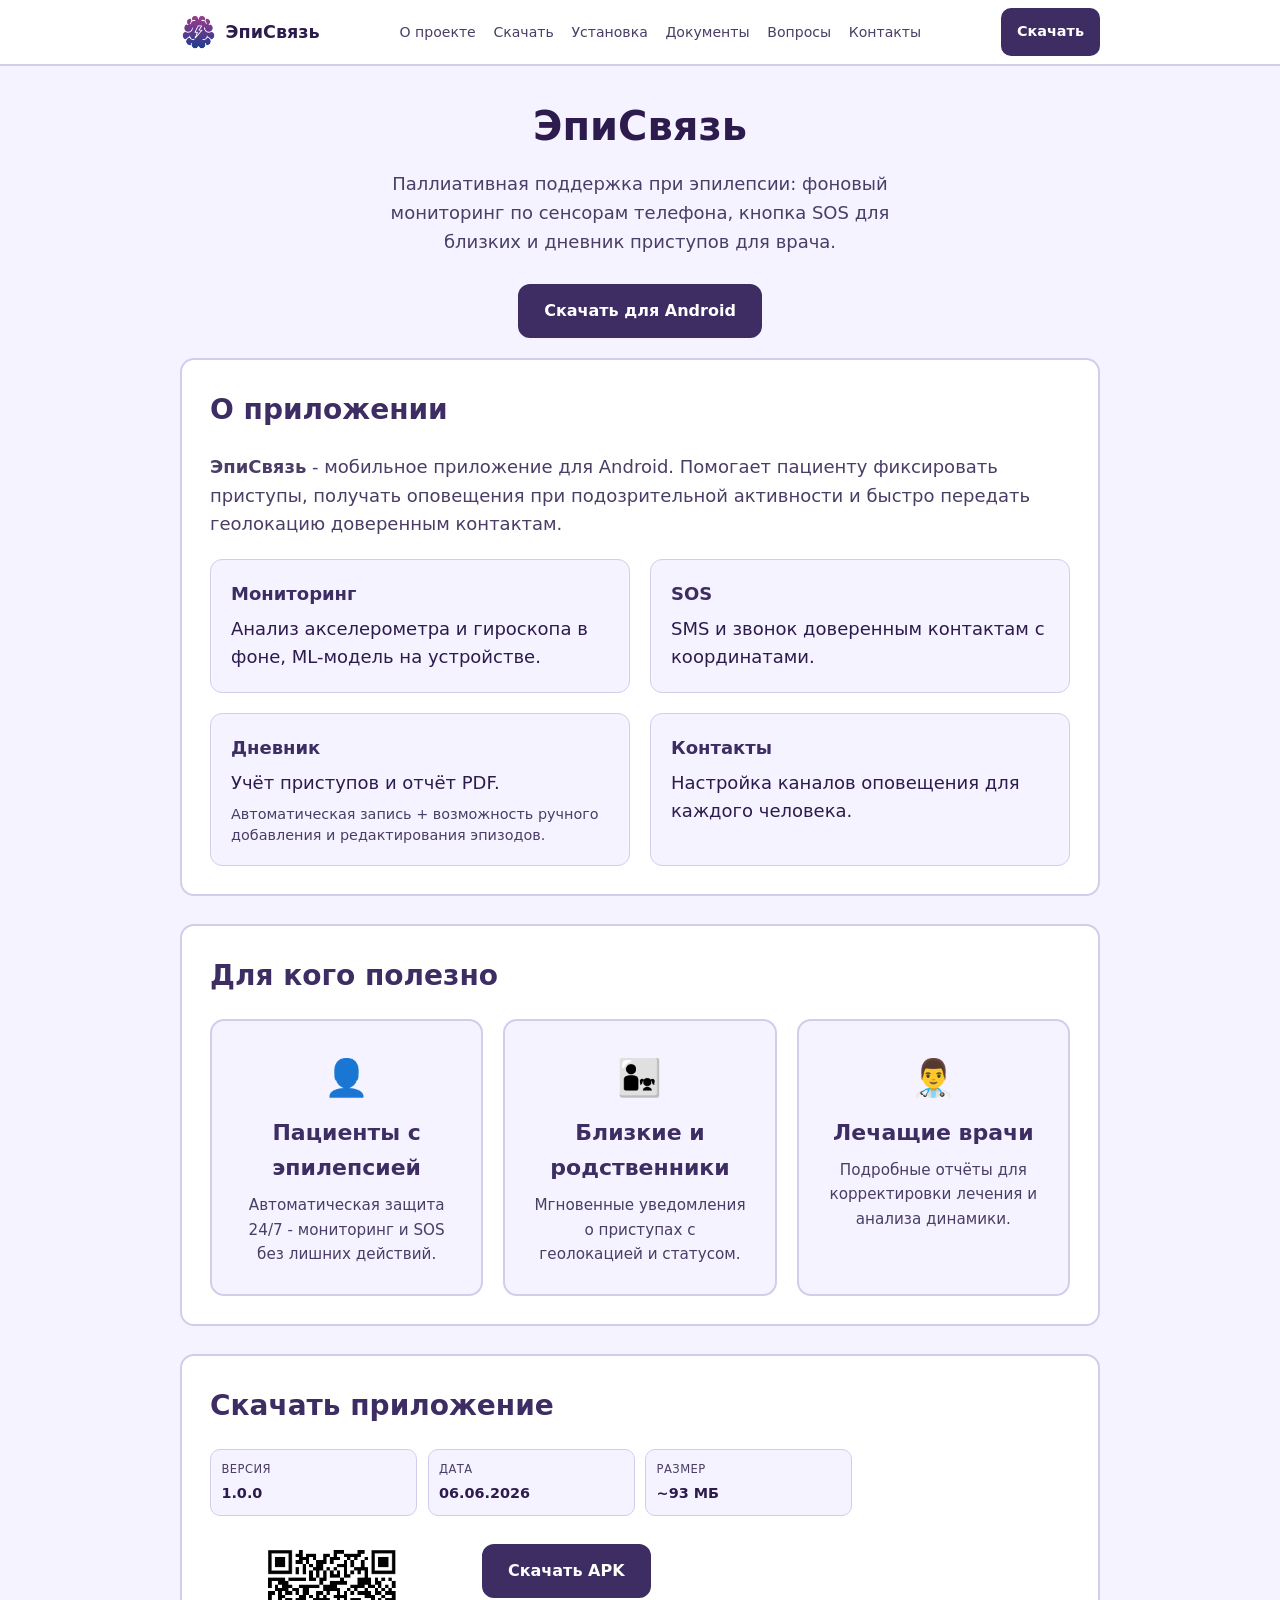
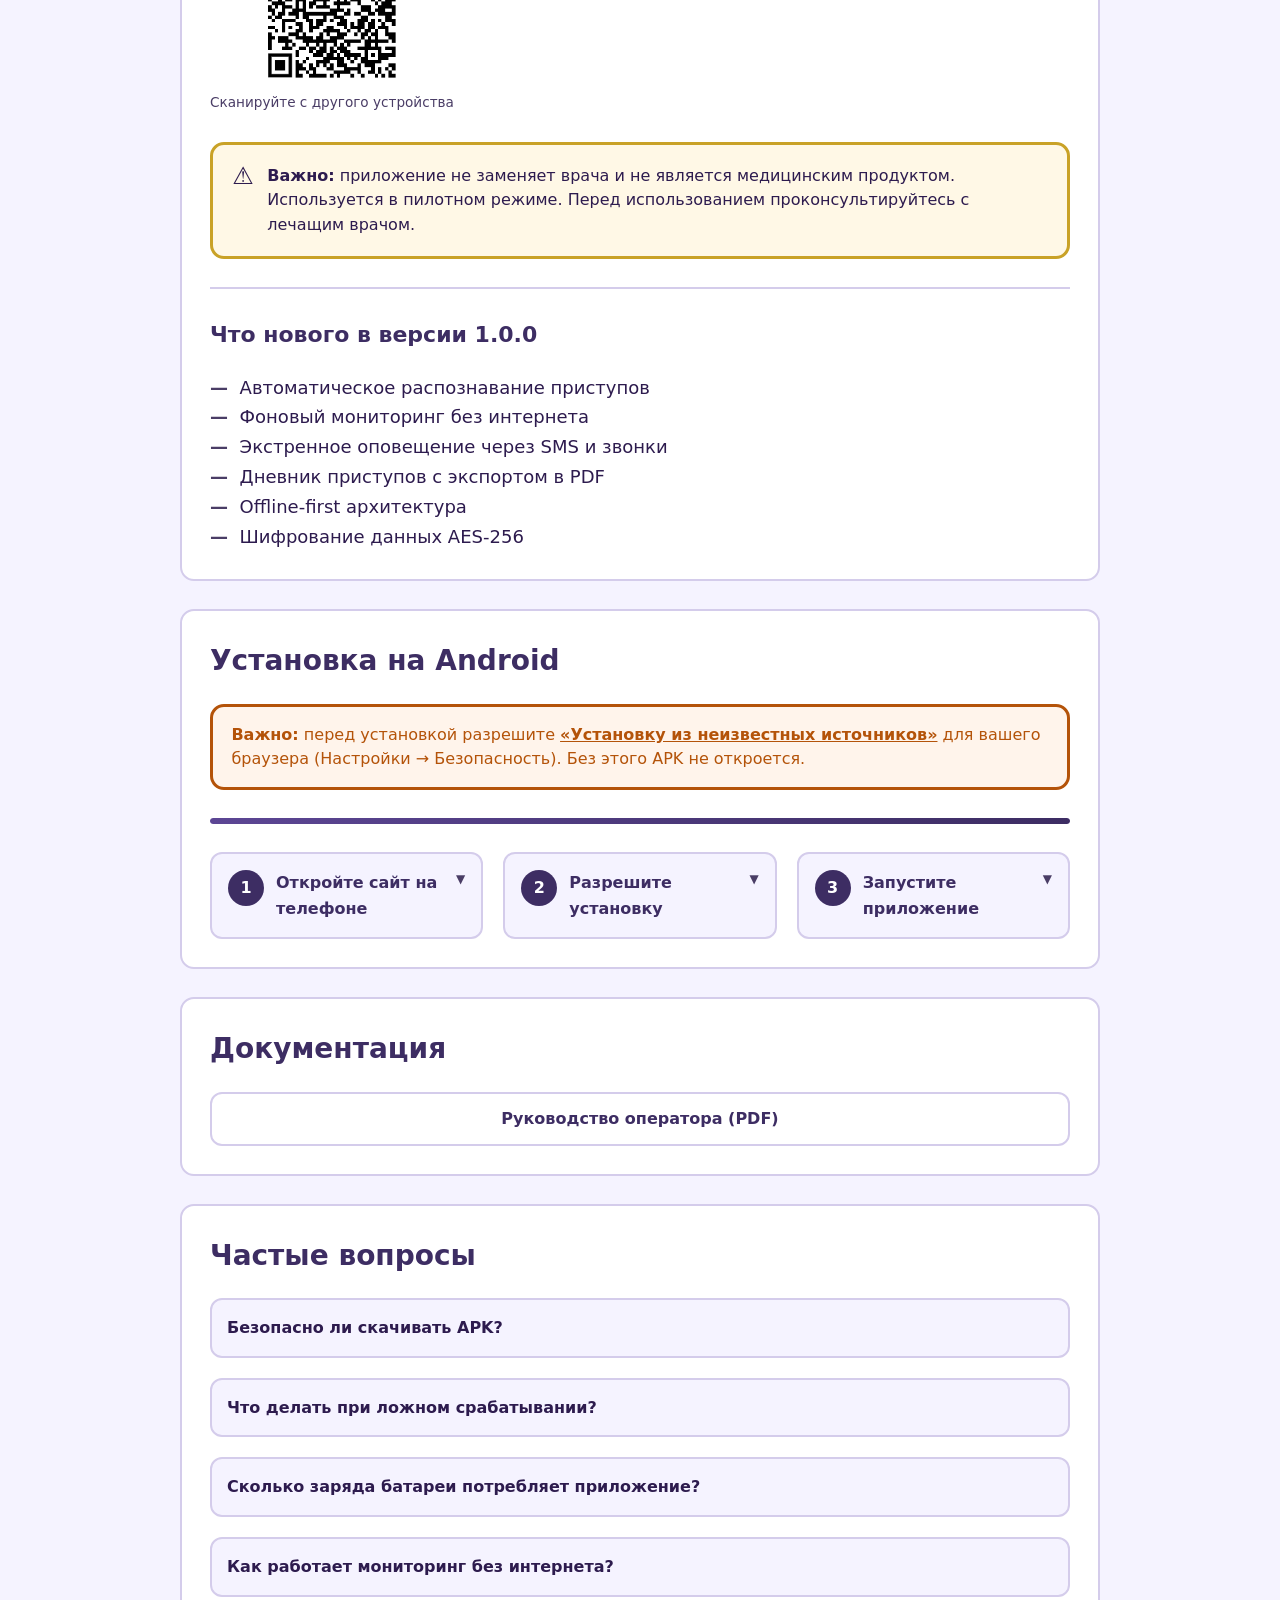
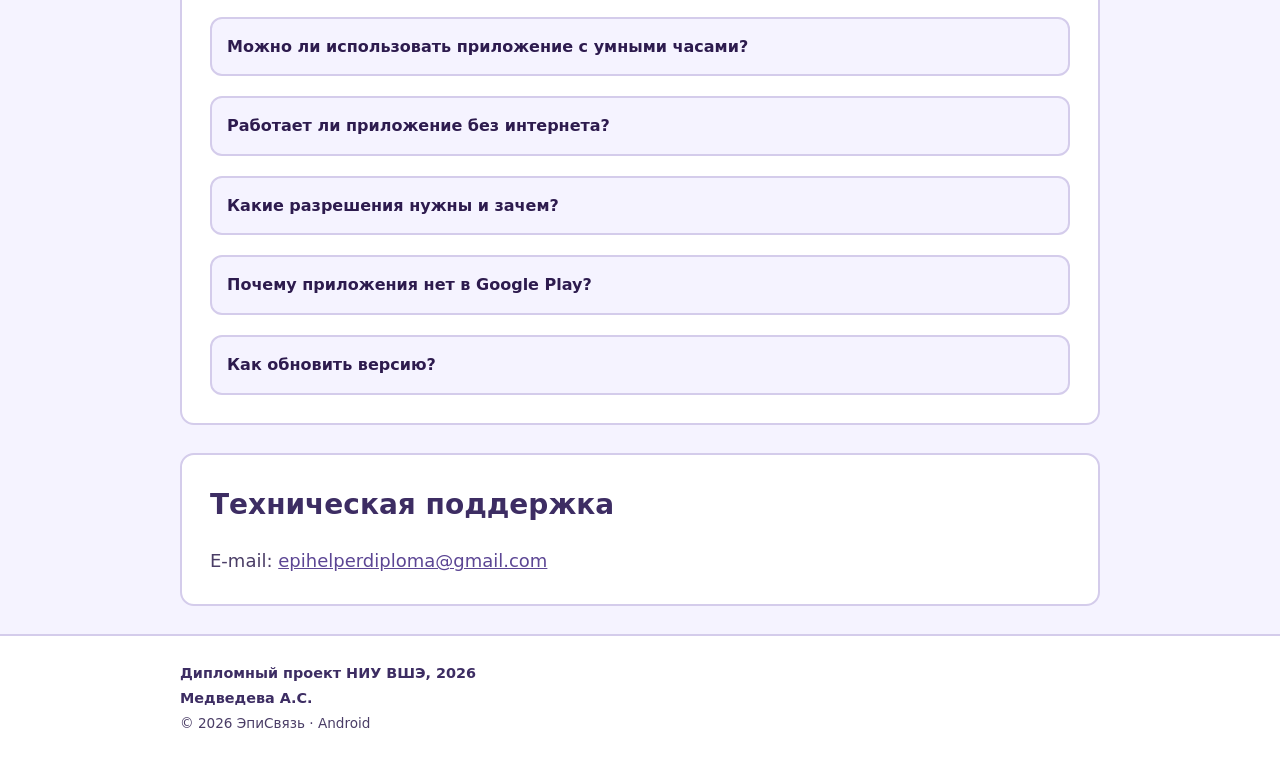
<file: index.html>
<!DOCTYPE html>
<html lang="ru">
<head>
  <meta charset="UTF-8">
  <meta name="viewport" content="width=device-width, initial-scale=1, viewport-fit=cover">
  <meta name="theme-color" content="#3d2d63">
  <meta name="description" content="ЭпиСвязь — бесплатное приложение для пациентов с эпилепсией. Автоматическое распознавание приступов, SOS-оповещение близких, дневник приступов. Скачать на Android.">
  <title>ЭпиСвязь — скачать на Android</title>

  <meta property="og:type" content="website">
  <meta property="og:locale" content="ru_RU">
  <meta property="og:title" content="ЭпиСвязь — паллиативная поддержка при эпилепсии">
  <meta property="og:description" content="Автоматический мониторинг приступов и оповещение близких">
  <meta property="og:image" content="https://epihelper.vercel.app/assets/icon.png">
  <meta property="og:url" content="https://epihelper.vercel.app/">

  <link rel="icon" href="assets/icon.png" type="image/png">
  <link rel="apple-touch-icon" href="assets/icon.png">
  <link rel="stylesheet" href="assets/styles.css">

  <script type="application/ld+json">
  {
    "@context": "https://schema.org",
    "@type": "MobileApplication",
    "name": "ЭпиСвязь",
    "applicationCategory": "HealthApplication",
    "operatingSystem": "Android 8.0+",
    "description": "Мобильное приложение для мониторинга приступов эпилепсии и SOS-оповещения близких.",
    "offers": {
      "@type": "Offer",
      "price": "0",
      "priceCurrency": "RUB"
    },
    "aggregateRating": {
      "@type": "AggregateRating",
      "ratingValue": "5.0",
      "ratingCount": "1"
    }
  }
  </script>
</head>
<body>

  <header class="site-header">
    <div class="wrap header-inner">
      <a class="brand" href="#top">
        <img src="assets/icon.png" alt="Логотип ЭпиСвязь" width="36" height="36" decoding="async">
        <span>ЭпиСвязь</span>
      </a>

      <nav class="header-nav" aria-label="Основное меню">
        <a href="#about">О проекте</a>
        <a href="#download">Скачать</a>
        <a href="#install">Установка</a>
        <a href="#docs">Документы</a>
        <a href="#faq">Вопросы</a>
        <a href="#contacts">Контакты</a>
      </nav>

      <div class="header-actions">
        <a class="header-download-mini apk-link" href="#download" aria-label="Скачать">Скачать</a>
        <button type="button" class="menu-toggle" id="menu-toggle" aria-expanded="false" aria-controls="mobile-menu" aria-label="Открыть меню">
          <span class="menu-toggle__bar" aria-hidden="true"></span>
          <span class="menu-toggle__bar" aria-hidden="true"></span>
          <span class="menu-toggle__bar" aria-hidden="true"></span>
        </button>
      </div>
    </div>

    <div class="menu-backdrop" id="menu-backdrop" hidden></div>
    <div class="mobile-nav-panel" id="mobile-menu" aria-hidden="true">
      <nav aria-label="Мобильное меню">
        <a href="#about">О проекте</a>
        <a href="#download">Скачать</a>
        <a href="#install">Установка</a>
        <a href="#docs">Документы</a>
        <a href="#faq">Вопросы</a>
        <a href="#contacts">Контакты</a>
      </nav>
    </div>
  </header>

  <main id="top">
    <section class="hero wrap reveal">
      <h1>ЭпиСвязь</h1>
      <p class="tagline">
        Паллиативная поддержка при эпилепсии: фоновый мониторинг по сенсорам телефона,
        кнопка SOS для близких и дневник приступов для врача.
      </p>
      <a class="btn btn-primary apk-link" href="downloads/episvyaz-release.apk" download>
        Скачать для Android
      </a>
    </section>

    <div class="wrap">
      <section class="card reveal" id="about">
        <h2>О приложении</h2>
        <p>
          <strong>ЭпиСвязь</strong> - мобильное приложение для Android.
          Помогает пациенту фиксировать приступы, получать оповещения при подозрительной активности
          и быстро передать геолокацию доверенным контактам.
        </p>

        <ul class="features">
          <li>
            <strong>Мониторинг</strong>
            Анализ акселерометра и гироскопа в фоне, ML-модель на устройстве.
          </li>
          <li>
            <strong>SOS</strong>
            SMS и звонок доверенным контактам с координатами.
          </li>
          <li>
            <strong>Дневник</strong>
            Учёт приступов и отчёт PDF.
            <span class="feature-detail">Автоматическая запись + возможность ручного добавления и редактирования эпизодов.</span>
          </li>
          <li>
            <strong>Контакты</strong>
            Настройка каналов оповещения для каждого человека.
          </li>
        </ul>

      </section>

      <section class="card reveal" id="audience">
        <h2>Для кого полезно</h2>
        <div class="audience-grid">
          <article class="audience-card reveal">
            <span class="audience-card__icon" aria-hidden="true">👤</span>
            <h3>Пациенты с эпилепсией</h3>
            <p>Автоматическая защита 24/7 - мониторинг и SOS без лишних действий.</p>
          </article>
          <article class="audience-card reveal">
            <span class="audience-card__icon" aria-hidden="true">👨‍👧</span>
            <h3>Близкие и родственники</h3>
            <p>Мгновенные уведомления о приступах с геолокацией и статусом.</p>
          </article>
          <article class="audience-card reveal">
            <span class="audience-card__icon" aria-hidden="true">👨‍⚕️</span>
            <h3>Лечащие врачи</h3>
            <p>Подробные отчёты для корректировки лечения и анализа динамики.</p>
          </article>
        </div>
      </section>

      <section class="card reveal" id="download">
        <h2>Скачать приложение</h2>

        <div class="meta-grid" id="version-meta">
          <div class="meta-item"><span>Версия</span><strong id="meta-version">1.0.0</strong></div>
          <div class="meta-item"><span>Дата</span><strong id="meta-date">20.05.2026</strong></div>
          <div class="meta-item"><span>Размер</span><strong id="meta-size">~25 МБ</strong></div>
        </div>

        <div class="download-row">
          <div class="qr-box">
            <div class="qr-placeholder">
              <img
                src="assets/qr-download.png"
                alt="QR-код для скачивания APK"
                width="140"
                height="140"
                decoding="async"
              >
            </div>
            <p class="qr-caption">Сканируйте с другого устройства</p>
          </div>

          <div class="download-actions">
            <a class="btn btn-primary apk-link" id="apk-download" href="downloads/episvyaz-release.apk" download>
              Скачать APK
            </a>
          </div>
        </div>

        <div class="disclaimer" role="alert">
          <span class="disclaimer__icon" aria-hidden="true">⚠️</span>
          <div>
            <strong>Важно:</strong> приложение не заменяет врача и не является медицинским продуктом.
            Используется в пилотном режиме. Перед использованием проконсультируйтесь с лечащим врачом.
          </div>
        </div>

        <section class="changelog reveal" id="changelog" aria-labelledby="changelog-title">
          <h3 id="changelog-title">Что нового в версии 1.0.0</h3>
          <ul class="changelog-list">
            <li>
               Автоматическое распознавание приступов 
            </li>
            <li> Фоновый мониторинг без интернета</li>
            <li> Экстренное оповещение через SMS и звонки</li>
            <li> Дневник приступов с экспортом в PDF</li>
            <li> Offline-first архитектура</li>
            <li> Шифрование данных AES-256</li>
          </ul>
        </section>
      </section>

      <section class="card reveal" id="install">
        <h2>Установка на Android</h2>

        <div class="install-warning" role="note">
          <strong>Важно:</strong> перед установкой разрешите
          <em>«Установку из неизвестных источников»</em> для вашего браузера
          (Настройки → Безопасность). Без этого APK не откроется.
        </div>

        <div class="install-progress" aria-hidden="true">
          <div class="install-progress__bar"><span></span></div>
        </div>

        <div class="steps-grid">
          <article class="step-card reveal" data-step="1">
            <button type="button" class="step-card__head" aria-expanded="false">
              <span class="step-num" aria-hidden="true">1</span>
              <span class="step-card__text">
                <strong>Откройте сайт на телефоне</strong>
              </span>
              <span class="step-card__chevron" aria-hidden="true">▼</span>
            </button>
            <div class="step-card__body" hidden>
              <p>Нажмите «Скачать APK» внизу экрана (или в секции «Скачать»). Дождитесь окончания загрузки в панели уведомлений.</p>
            </div>
          </article>

          <article class="step-card reveal" data-step="2">
            <button type="button" class="step-card__head" aria-expanded="false">
              <span class="step-num" aria-hidden="true">2</span>
              <span class="step-card__text">
                <strong>Разрешите установку</strong>
              </span>
              <span class="step-card__chevron" aria-hidden="true">▼</span>
            </button>
            <div class="step-card__body" hidden>
              <p>Откройте загруженный файл. Если система спросит — включите установку из неизвестных источников <strong>только для браузера</strong>, через который скачали APK.</p>
            </div>
          </article>

          <article class="step-card reveal" data-step="3">
            <button type="button" class="step-card__head" aria-expanded="false">
              <span class="step-num" aria-hidden="true">3</span>
              <span class="step-card__text">
                <strong>Запустите приложение</strong>
              </span>
              <span class="step-card__chevron" aria-hidden="true">▼</span>
            </button>
            <div class="step-card__body" hidden>
              <p>Выдайте разрешения (геолокация, сенсоры, уведомления, SMS) и зарегистрируйтесь.</p>
            </div>
          </article>
        </div>
      </section>

      <section class="card reveal" id="docs">
        <h2>Документация</h2>
        <div class="doc-links">
          <a class="btn btn-secondary" href="docs/rukovodstvo-operatora.pdf">Руководство оператора (PDF)</a>
        </div>
      </section>

      <section class="card faq reveal" id="faq">
        <h2>Частые вопросы</h2>

        <details class="faq-item">
          <summary>Безопасно ли скачивать APK?</summary>
          <p>
            Да, если файл загружен с этого официального сайта. APK подписан ключом разработчика,
            передаётся по HTTPS.
          </p>
        </details>

        <details class="faq-item">
          <summary>Что делать при ложном срабатывании?</summary>
          <p>
            Нажмите «Это ложное срабатывание» в уведомлении. Запись сохранится в дневнике с пометкой.
          </p>
        </details>

        <details class="faq-item">
          <summary>Сколько заряда батареи потребляет приложение?</summary>
          <p>
            Менее 8% в сутки при активном мониторинге. Зависит от модели телефона.
          </p>
        </details>

        <details class="faq-item">
          <summary>Как работает мониторинг без интернета?</summary>
          <p>
            Приложение сохраняет данные локально и отправляет SMS даже без интернета.
            При появлении соединения данные синхронизируются.
          </p>
        </details>

        <details class="faq-item">
          <summary>Можно ли использовать приложение с умными часами?</summary>
          <p>
            Пока приложение работает только с сенсорами телефона. Интеграция с часами в разработке.
          </p>
        </details>

        <details class="faq-item">
          <summary>Работает ли приложение без интернета?</summary>
          <p>
            Да. Фоновый мониторинг по сенсорам работает на устройстве. SOS через SMS и звонок
            не требуют постоянного интернета. Синхронизация дневника с облаком — при появлении сети.
          </p>
        </details>

        <details class="faq-item">
          <summary>Какие разрешения нужны и зачем?</summary>
          <p>
            <strong>Геолокация</strong> — координаты при SOS.<br>
            <strong>Сенсоры</strong> — мониторинг движений.<br>
            <strong>Уведомления</strong> — тревоги и напоминания.<br>
            <strong>SMS и звонок</strong> — оповещение близких.<br>
            <strong>Фоновая работа</strong> — непрерывный мониторинг.
          </p>
        </details>

        <details class="faq-item">
          <summary>Почему приложения нет в Google Play?</summary>
          <p>
            Пилотное развёртывание через сайт. Нужны фоновый мониторинг, SMS и звонки.
            В перспективе — RuStore или Google Play.
          </p>
        </details>

        <details class="faq-item">
          <summary>Как обновить версию?</summary>
          <p>
            Скачайте новый APK с сайта и установите.
            Приложение может напомнить о новой версии при запуске.
          </p>
        </details>
      </section>

      <section class="card reveal" id="contacts">
        <h2>Техническая поддержка</h2>
        <p>
          E-mail: <a href="mailto:epihelperdiploma@gmail.com">epihelperdiploma@gmail.com</a><br>
        </p>
      </section>
    </div>
  </main>

  <div class="sticky-download" role="region" aria-label="Скачать приложение">
    <a class="btn btn-sticky-apk apk-link" href="downloads/episvyaz-release.apk" download>
      Скачать APK
    </a>
  </div>

  <footer class="site-footer">
    <div class="wrap">
      <p class="footer-badge">Дипломный проект НИУ ВШЭ, 2026</p>
      <p class="footer-badge">Медведева А.С.</p>
      <p class="footer-copy">© 2026 ЭпиСвязь · Android</p>
    </div>
  </footer>

  <script src="assets/main.js"></script>
</body>
</html>
</file>
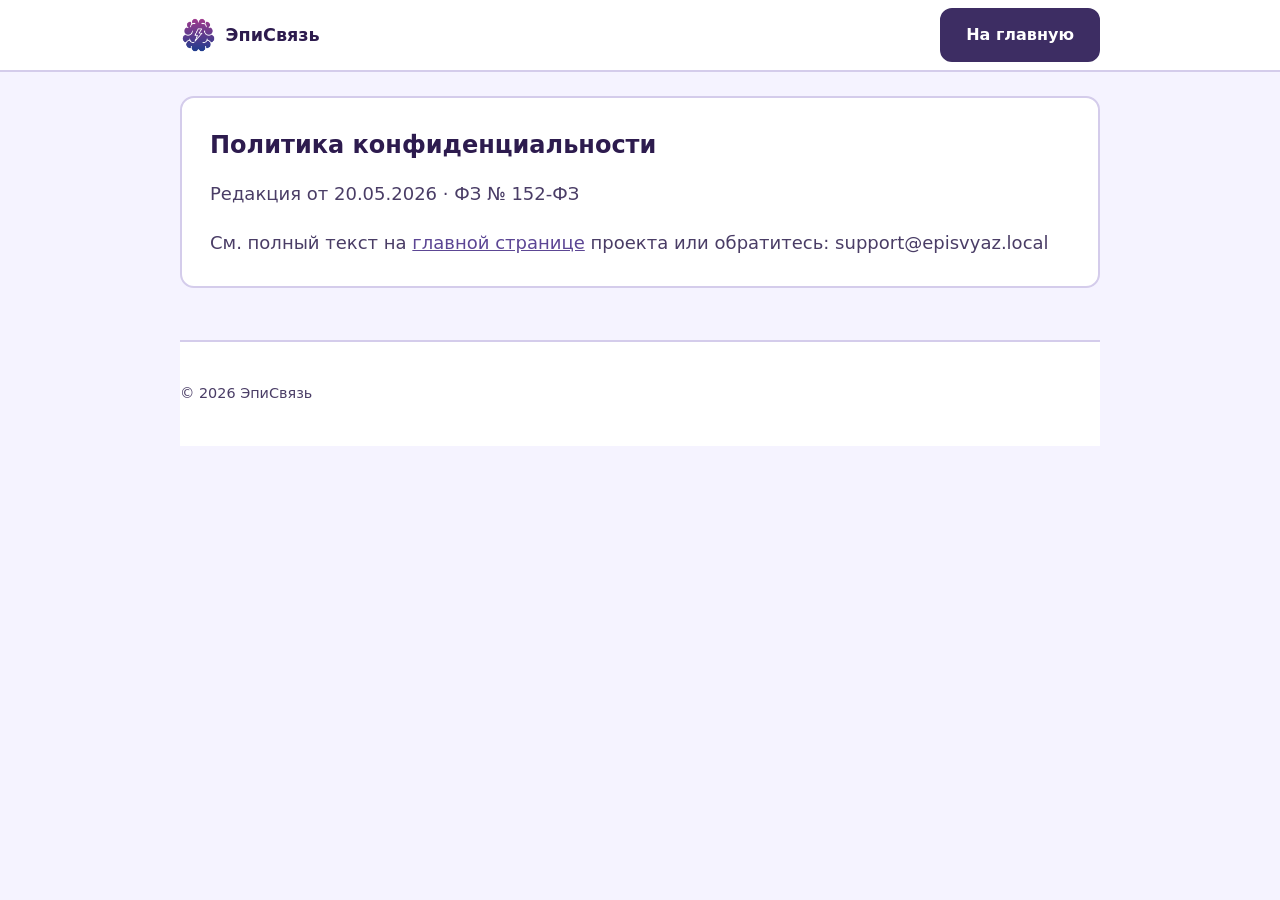
<file: docs/privacy.html>
<!DOCTYPE html>
<html lang="ru">
<head>
  <meta charset="UTF-8">
  <meta name="viewport" content="width=device-width, initial-scale=1, viewport-fit=cover">
  <title>Политика конфиденциальности — ЭпиСвязь</title>
  <link rel="icon" href="../assets/icon.png" type="image/png">
  <link rel="stylesheet" href="../assets/styles.css">
</head>
<body>
  <header class="site-header">
    <div class="wrap header-inner">
      <a class="brand" href="../index.html">
        <img src="../assets/icon.png" alt="" width="36" height="36">
        <span>ЭпиСвязь</span>
      </a>
      <a class="btn btn-primary" href="../index.html">На главную</a>
    </div>
  </header>
  <main class="wrap" style="padding: 1.5rem 0;">
    <article class="card">
      <h1 class="card-title" style="font-size:1.5rem; margin:0 0 1rem;">Политика конфиденциальности</h1>
      <p>Редакция от 20.05.2026 · ФЗ № 152-ФЗ</p>
      <p>См. полный текст на <a href="../index.html">главной странице</a> проекта или обратитесь: support@episvyaz.local</p>
    </article>
  </main>
  <footer class="site-footer wrap"><p>© 2026 ЭпиСвязь</p></footer>
</body>
</html>
</file>
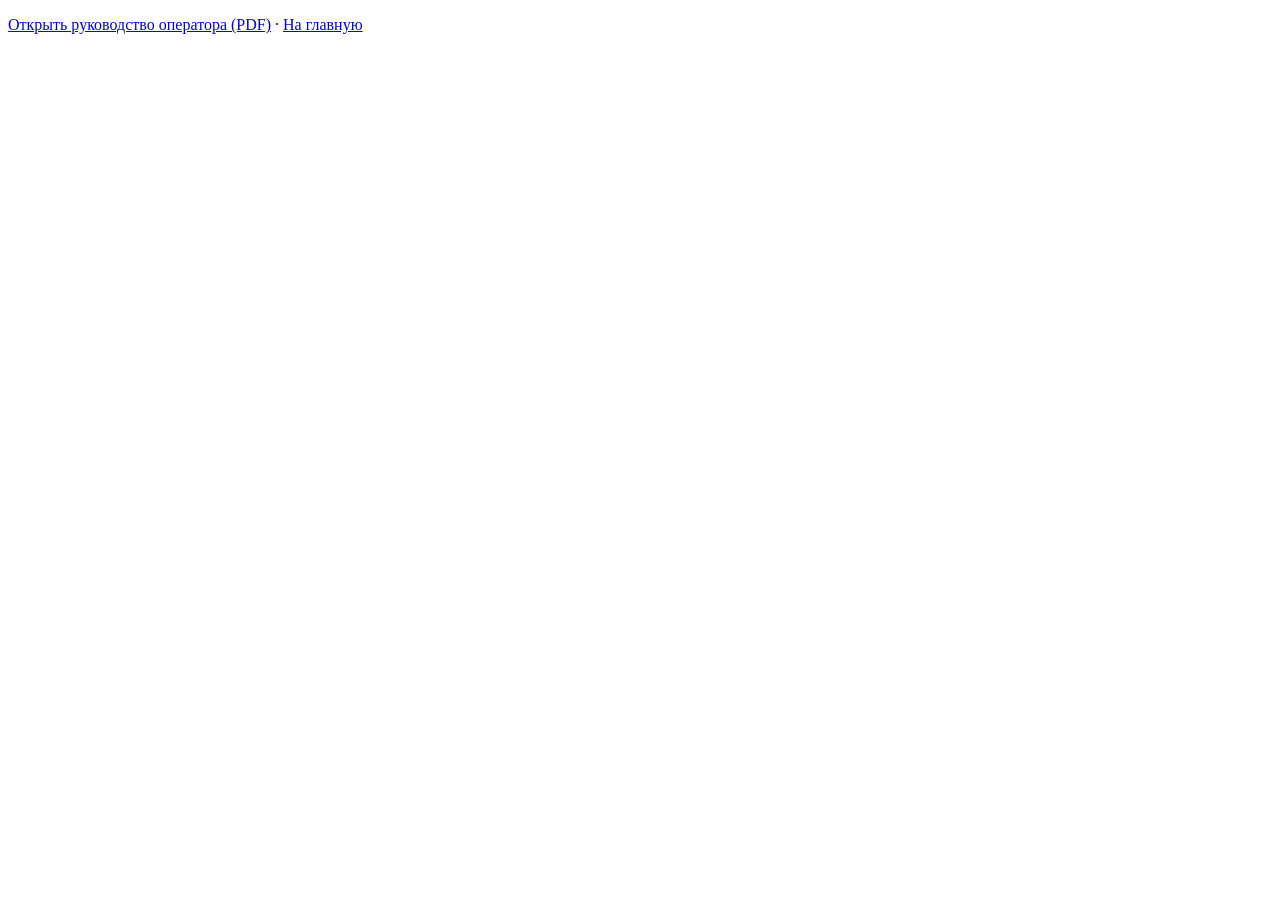
<file: docs/rukovodstvo.html>
<!DOCTYPE html>
<html lang="ru">
<head>
  <meta charset="UTF-8">
  <meta http-equiv="refresh" content="0; url=rukovodstvo-operatora.pdf">
  <title>Руководство оператора — ЭпиСвязь</title>
</head>
<body>
  <p>
    <a href="rukovodstvo-operatora.pdf">Открыть руководство оператора (PDF)</a>
    · <a href="../index.html">На главную</a>
  </p>
</body>
</html>
</file>
<file: assets/styles.css>
/* ЭпиСвязь — mobile-first, доступность (без мигающих анимаций) */

:root {
  --primary-dark: #3d2d63;
  --primary: #5c4694;
  --primary-text: #ffffff;
  --text: #2d1b4e;
  --text-muted: #4a3d66;
  --bg-page: #f5f3ff;
  --card: #ffffff;
  --card-border: #d4cceb;
  --warning-bg: #fff8e6;
  --warning-border: #c9a227;
  --danger: #b45309;
  --danger-bg: #fff4eb;
  --success: #166534;
  --radius: 14px;
  --max: 920px;
  --touch: 48px;
  --space: 1.25rem;
  --space-lg: 1.75rem;
}

@media (prefers-reduced-motion: reduce) {
  html {
    scroll-behavior: auto;
  }

  *,
  *::before,
  *::after {
    animation-duration: 0.01ms !important;
    animation-iteration-count: 1 !important;
    transition-duration: 0.01ms !important;
  }

  .reveal {
    opacity: 1 !important;
    transform: none !important;
  }

  .mobile-nav-panel {
    transition: none !important;
  }
}

*,
*::before,
*::after {
  box-sizing: border-box;
}

html {
  scroll-behavior: smooth;
}

body {
  margin: 0;
  font-family: "Segoe UI", system-ui, sans-serif;
  font-size: 18px;
  line-height: 1.6;
  color: var(--text);
  background: var(--bg-page);
  overflow-x: hidden;
  -webkit-text-size-adjust: 100%;
}

body.menu-open {
  overflow: hidden;
}

a {
  color: var(--primary);
}

a:hover,
a:focus-visible {
  color: var(--primary-dark);
}

:focus-visible {
  outline: 3px solid var(--primary);
  outline-offset: 2px;
}

.wrap {
  width: min(var(--max), calc(100% - 2rem));
  margin-inline: auto;
  padding-left: env(safe-area-inset-left, 0);
  padding-right: env(safe-area-inset-right, 0);
}

/* Scroll reveal */
.reveal {
  opacity: 0;
  transform: translateY(30px);
  transition: opacity 0.3s ease-out, transform 0.3s ease-out;
}

.reveal.visible {
  opacity: 1;
  transform: translateY(0);
}

/* —— Header —— */
.site-header {
  position: sticky;
  top: 0;
  z-index: 200;
  background: var(--card);
  border-bottom: 2px solid var(--card-border);
}

.site-header .wrap {
  position: relative;
}

.header-inner {
  display: flex;
  align-items: center;
  justify-content: space-between;
  gap: 0.75rem;
  min-height: var(--touch);
  padding: 0.5rem 0;
}

.brand {
  display: inline-flex;
  align-items: center;
  gap: 0.6rem;
  font-size: 1.1rem;
  font-weight: 700;
  color: var(--text);
  text-decoration: none;
  min-height: var(--touch);
  min-width: var(--touch);
  flex-shrink: 0;
}

.brand img {
  width: 36px;
  height: 36px;
  border-radius: 8px;
  object-fit: cover;
}

.header-actions {
  display: flex;
  align-items: center;
  gap: 0.5rem;
  flex-shrink: 0;
}

.header-nav {
  display: none;
  flex-wrap: nowrap;
  flex: 1;
  justify-content: center;
  min-width: 0;
}

.header-nav a {
  padding: 0.5rem 0.5rem;
  font-size: 0.88rem;
  font-weight: 500;
  color: var(--text-muted);
  text-decoration: none;
  min-height: var(--touch);
  min-width: var(--touch);
  display: inline-flex;
  align-items: center;
  justify-content: center;
  white-space: nowrap;
}

.menu-toggle {
  display: none;
  flex-direction: column;
  align-items: center;
  justify-content: center;
  width: var(--touch);
  height: var(--touch);
  min-width: var(--touch);
  min-height: var(--touch);
  padding: 0;
  border: 2px solid var(--card-border);
  border-radius: 10px;
  background: var(--card);
  cursor: pointer;
  flex-shrink: 0;
  gap: 5px;
}

.menu-toggle__bar {
  display: block;
  width: 22px;
  height: 3px;
  background: var(--text);
  border-radius: 2px;
  transition: transform 0.25s ease-out, opacity 0.25s ease-out;
}

.menu-toggle[aria-expanded="true"] .menu-toggle__bar:nth-child(1) {
  transform: translateY(8px) rotate(45deg);
}

.menu-toggle[aria-expanded="true"] .menu-toggle__bar:nth-child(2) {
  opacity: 0;
}

.menu-toggle[aria-expanded="true"] .menu-toggle__bar:nth-child(3) {
  transform: translateY(-8px) rotate(-45deg);
}

.header-download-mini {
  display: inline-flex;
  align-items: center;
  justify-content: center;
  min-height: var(--touch);
  min-width: var(--touch);
  padding: 0 1rem;
  font-size: 0.9rem;
  font-weight: 700;
  color: var(--primary-text);
  background: var(--primary-dark);
  border-radius: 10px;
  text-decoration: none;
}

.header-download-mini:hover,
.header-download-mini:focus-visible {
  background: var(--primary);
  color: var(--primary-text);
}

/* Mobile menu — full screen */
.menu-backdrop {
  position: fixed;
  inset: 0;
  z-index: 180;
  background: rgba(45, 27, 78, 0.45);
  opacity: 0;
  visibility: hidden;
  transition: opacity 0.3s ease-out, visibility 0s linear 0.3s;
}

.menu-backdrop.is-open {
  opacity: 1;
  visibility: visible;
  transition: opacity 0.3s ease-out, visibility 0s;
}

.menu-backdrop[hidden] {
  display: none;
}

.mobile-nav-panel {
  position: fixed;
  top: 0;
  left: 0;
  right: 0;
  bottom: 0;
  z-index: 190;
  width: 100%;
  height: 100%;
  height: 100dvh;
  padding-top: calc(3.75rem + env(safe-area-inset-top, 0));
  padding-bottom: env(safe-area-inset-bottom, 0);
  background: var(--card);
  overflow-y: auto;
  transform: translateY(-8px);
  opacity: 0;
  visibility: hidden;
  pointer-events: none;
  transition:
    transform 0.35s ease-out,
    opacity 0.3s ease-out,
    visibility 0s linear 0.35s;
}

.mobile-nav-panel.is-open {
  transform: translateY(0);
  opacity: 1;
  visibility: visible;
  pointer-events: auto;
  transition:
    transform 0.35s ease-out,
    opacity 0.3s ease-out,
    visibility 0s;
}

.mobile-nav-panel nav {
  display: flex;
  flex-direction: column;
  padding: 1rem 1.25rem 2rem;
}

.mobile-nav-panel a {
  display: flex;
  align-items: center;
  min-height: 50px;
  padding: 0 1rem;
  font-size: 1.05rem;
  font-weight: 600;
  color: var(--text);
  text-decoration: none;
  border-radius: 10px;
  border: 1px solid transparent;
}

.mobile-nav-panel a:hover,
.mobile-nav-panel a:focus-visible {
  background: var(--bg-page);
  border-color: var(--card-border);
}

@media (min-width: 768px) {
  .header-nav {
    display: flex;
    align-items: center;
    gap: 0.1rem;
  }

  .menu-toggle,
  .mobile-nav-panel {
    display: none !important;
  }
}

@media (max-width: 767px) {
  .menu-toggle {
    display: inline-flex;
  }

  .header-download-mini {
    display: none !important;
  }
}

@media (min-width: 768px) {
  .header-download-mini {
    display: inline-flex;
  }
}

@media (min-width: 768px) and (max-width: 960px) {
  .header-nav a {
    padding: 0.5rem 0.35rem;
    font-size: 0.82rem;
  }
}

/* —— Buttons —— */
.btn {
  display: inline-flex;
  align-items: center;
  justify-content: center;
  min-height: var(--touch);
  min-width: var(--touch);
  padding: 0.75rem 1.5rem;
  font-size: 1rem;
  font-weight: 700;
  border-radius: 12px;
  border: 2px solid transparent;
  cursor: pointer;
  text-decoration: none;
  text-align: center;
}

.btn-primary {
  background: var(--primary-dark);
  color: var(--primary-text);
  border-color: var(--primary-dark);
}

.btn-primary:hover,
.btn-primary:focus-visible {
  background: var(--primary);
  border-color: var(--primary);
  color: var(--primary-text);
}

.btn-secondary {
  background: var(--card);
  color: var(--primary-dark);
  border-color: var(--card-border);
}

.btn-secondary:hover,
.btn-secondary:focus-visible {
  border-color: var(--primary);
  color: var(--primary-dark);
}

/* —— Layout —— */
.hero {
  padding: var(--space-lg) 0 var(--space);
  text-align: center;
}

.hero h1 {
  margin: 0 0 0.75rem;
  font-size: clamp(1.85rem, 5vw, 2.5rem);
  color: var(--text);
}

.hero .tagline {
  margin: 0 auto var(--space-lg);
  max-width: 34rem;
  color: var(--text-muted);
}

.card {
  background: var(--card);
  border: 2px solid var(--card-border);
  border-radius: var(--radius);
  padding: var(--space-lg);
  margin-bottom: var(--space-lg);
}

.card h2 {
  margin: 0 0 var(--space);
  font-size: 28px;
  color: var(--primary-dark);
}

.card h3,
.subsection-title {
  margin: 1.5rem 0 var(--space);
  font-size: 22px;
  color: var(--primary-dark);
}

.subsection-title {
  margin-top: 1.75rem;
}

.card p {
  margin: 0 0 var(--space);
  color: var(--text-muted);
}

.card p:last-child {
  margin-bottom: 0;
}

.footnote {
  font-size: 0.85rem;
  margin-top: 0.75rem;
  color: var(--text-muted);
}

/* Medical disclaimer */
.disclaimer {
  display: flex;
  gap: 0.85rem;
  align-items: flex-start;
  padding: 1.15rem 1.2rem;
  margin: var(--space-lg) 0;
  font-size: 1rem;
  line-height: 1.55;
  color: var(--text);
  background: var(--warning-bg);
  border: 3px solid var(--warning-border);
  border-radius: var(--radius);
}

.disclaimer__icon {
  font-size: 1.5rem;
  line-height: 1;
  flex-shrink: 0;
}

.disclaimer strong {
  color: var(--text);
}

.features {
  display: grid;
  grid-template-columns: 1fr;
  gap: var(--space);
  margin: 0;
  padding: 0;
  list-style: none;
}

@media (min-width: 600px) {
  .features {
    grid-template-columns: repeat(2, 1fr);
  }
}

.features li {
  padding: var(--space);
  background: var(--bg-page);
  border: 1px solid var(--card-border);
  border-radius: 12px;
}

.features strong {
  display: block;
  margin-bottom: 0.35rem;
  color: var(--primary-dark);
}

.feature-detail {
  display: block;
  margin-top: 0.4rem;
  font-size: 0.9rem;
  color: var(--text-muted);
  line-height: 1.45;
}

/* Audience */
.audience-grid {
  display: grid;
  gap: var(--space);
  margin-top: var(--space);
}

@media (min-width: 768px) {
  .audience-grid {
    grid-template-columns: repeat(3, 1fr);
  }
}

.audience-card {
  padding: var(--space-lg);
  text-align: center;
  background: var(--bg-page);
  border: 2px solid var(--card-border);
  border-radius: var(--radius);
}

.audience-card__icon {
  font-size: 2.25rem;
  display: block;
  margin-bottom: 0.5rem;
}

.audience-card h3 {
  margin: 0 0 0.5rem;
  font-size: 22px;
}

.audience-card p {
  margin: 0;
  font-size: 0.95rem;
}

/* Changelog */
.changelog {
  margin-top: var(--space-lg);
  padding-top: var(--space-lg);
  border-top: 2px solid var(--card-border);
}

.changelog h3 {
  margin-top: 0;
}

.changelog-list {
  margin: 0;
  padding: 0;
  list-style: none;
}

.changelog-list li {
  position: relative;
  padding: 0.2rem 0 0.2rem 1.85rem;
  line-height: 1.3;
  color: var(--text);
}

.changelog-list li::before {
  content: "—";
  position: absolute;
  left: 0;
  top: 0.2rem;
  width: 1rem;
  text-align: center;
  color: var(--text-muted);
  font-weight: 600;
}

.changelog-note {
  display: block;
  margin-top: 0.15rem;
  padding-left: 0;
  font-size: 0.8rem;
  line-height: 1.25;
  color: var(--text-muted);
  font-weight: 400;
}

/* Download block */
.download-row {
  display: flex;
  flex-direction: column;
  align-items: center;
  gap: var(--space-lg);
  margin: var(--space-lg) 0;
}

@media (min-width: 768px) {
  .download-row {
    flex-direction: row;
    align-items: flex-start;
    justify-content: center;
  }
}

.qr-box {
  flex-shrink: 0;
  text-align: center;
}

.qr-placeholder {
  width: 140px;
  height: 140px;
  border: 2px dashed var(--card-border);
  border-radius: 12px;
  background: var(--bg-page);
  display: flex;
  align-items: center;
  justify-content: center;
  margin: 0 auto 0.5rem;
}

.qr-placeholder svg {
  width: 120px;
  height: 120px;
}

.qr-caption {
  font-size: 0.85rem;
  color: var(--text-muted);
}

.download-actions {
  flex: 1;
  min-width: 0;
  text-align: center;
}

@media (min-width: 768px) {
  .download-actions {
    text-align: left;
  }
}

.file-size {
  font-size: 1.1rem;
  font-weight: 700;
  color: var(--text);
  margin: 0.5rem 0;
}

.version-line {
  font-size: 0.9rem;
  color: var(--text-muted);
  margin: 0.75rem 0 0;
}

.meta-grid {
  display: grid;
  grid-template-columns: repeat(2, 1fr);
  gap: 0.65rem;
  margin: var(--space) 0;
}

@media (min-width: 500px) {
  .meta-grid {
    grid-template-columns: repeat(4, 1fr);
  }
}

.meta-item {
  padding: 0.65rem;
  background: var(--bg-page);
  border: 1px solid var(--card-border);
  border-radius: 10px;
  font-size: 0.9rem;
}

.meta-item span {
  display: block;
  font-size: 0.72rem;
  text-transform: uppercase;
  letter-spacing: 0.04em;
  color: var(--text-muted);
  margin-bottom: 0.2rem;
}

.sha {
  font-family: Consolas, monospace;
  font-size: 0.75rem;
  word-break: break-all;
  padding: 0.85rem;
  background: var(--bg-page);
  border: 1px solid var(--card-border);
  border-radius: 10px;
  color: var(--text-muted);
}

/* Install */
.install-warning {
  padding: 1rem 1.15rem;
  margin-bottom: var(--space-lg);
  font-size: 1rem;
  line-height: 1.5;
  color: var(--danger);
  background: var(--danger-bg);
  border: 3px solid var(--danger);
  border-radius: var(--radius);
}

.install-warning em {
  font-style: normal;
  font-weight: 700;
  text-decoration: underline;
}

.install-progress {
  margin-bottom: var(--space-lg);
}

.install-progress__bar {
  display: flex;
  height: 6px;
  background: var(--card-border);
  border-radius: 999px;
  overflow: hidden;
}

.install-progress__bar span {
  display: block;
  width: 66%;
  height: 100%;
  background: linear-gradient(90deg, var(--primary) 0%, var(--primary-dark) 100%);
  border-radius: 999px;
}

.steps-grid {
  display: grid;
  gap: var(--space);
  margin-top: var(--space);
}

@media (min-width: 640px) {
  .steps-grid {
    grid-template-columns: repeat(3, 1fr);
  }

  .install-progress__bar span {
    width: 100%;
  }
}

.step-card {
  background: var(--bg-page);
  border: 2px solid var(--card-border);
  border-radius: 12px;
  overflow: hidden;
}

.step-card.is-expanded {
  border-color: var(--primary);
}

.step-card__head {
  display: flex;
  align-items: flex-start;
  gap: 0.75rem;
  width: 100%;
  min-height: var(--touch);
  padding: 1rem;
  border: none;
  background: transparent;
  text-align: left;
  cursor: pointer;
  color: inherit;
  font: inherit;
}

.step-num {
  display: inline-flex;
  align-items: center;
  justify-content: center;
  flex-shrink: 0;
  width: 36px;
  height: 36px;
  font-weight: 800;
  font-size: 1rem;
  color: var(--primary-text);
  background: var(--primary-dark);
  border-radius: 50%;
}

.step-card__text {
  flex: 1;
  display: flex;
  flex-direction: column;
  gap: 0.25rem;
}

.step-card__text strong {
  font-size: 1rem;
  color: var(--primary-dark);
}

.step-time {
  font-size: 0.85rem;
  color: var(--text-muted);
  font-weight: 400;
}

.step-card__chevron {
  flex-shrink: 0;
  font-size: 0.75rem;
  color: var(--text-muted);
  transition: transform 0.25s ease-out;
}

.step-card.is-expanded .step-card__chevron {
  transform: rotate(180deg);
}

.step-card__body {
  padding: 0 1rem 1rem 4.25rem;
}

.step-card__body p {
  margin: 0;
  font-size: 0.95rem;
  color: var(--text-muted);
}

.doc-links {
  display: flex;
  flex-direction: column;
  gap: var(--space);
}

/* FAQ accordion */
.faq details,
.faq-item {
  border: 2px solid var(--card-border);
  border-radius: 12px;
  margin-bottom: var(--space);
  padding: 0;
  background: var(--bg-page);
}

.faq details:last-child,
.faq-item:last-child {
  margin-bottom: 0;
}

.faq summary {
  display: flex;
  align-items: center;
  min-height: var(--touch);
  padding: 15px;
  font-weight: 700;
  font-size: 1rem;
  color: var(--text);
  cursor: pointer;
  list-style: none;
}

.faq summary::-webkit-details-marker {
  display: none;
}

.faq p {
  margin: 0;
  padding: 0 15px 15px;
  font-size: 0.95rem;
  color: var(--text-muted);
}

/* Footer */
.site-footer {
  padding: var(--space-lg) 0;
  font-size: 0.9rem;
  line-height: 1.35;
  color: var(--text-muted);
  border-top: 2px solid var(--card-border);
  background: var(--card);
}

.site-footer .wrap {
  text-align: left;
}

.site-footer .wrap > * {
  margin: 0 0 0.35rem;
}

.site-footer .wrap > *:last-child {
  margin-bottom: 0;
}

.footer-badge {
  font-weight: 700;
  color: var(--primary-dark);
}

.footer-link a,
.footer-contact-line a {
  text-decoration: none;
}

.footer-copy {
  font-size: 0.85rem;
}

/* Sticky download — mobile only */
.sticky-download {
  display: none;
}

@media (max-width: 767px) {
  body {
    padding-bottom: calc(88px + env(safe-area-inset-bottom, 0));
  }

  main {
    padding-bottom: 0.5rem;
  }

  .sticky-download {
    display: block;
    position: fixed;
    left: 0;
    right: 0;
    bottom: 0;
    width: 100%;
    z-index: 1000;
    padding: 0;
    padding-bottom: env(safe-area-inset-bottom, 0);
    background: var(--primary-dark);
    box-shadow: 0 -6px 28px rgba(45, 27, 78, 0.35);
  }

  .btn-sticky-apk {
    display: flex;
    align-items: center;
    justify-content: center;
    width: 100%;
    min-height: 56px;
    padding: 15px;
    font-size: 1.1rem;
    font-weight: 700;
    color: var(--primary-text);
    background: transparent;
    border: none;
    border-radius: 0;
    text-decoration: none;
    box-shadow: none;
  }

  .btn-sticky-apk:hover,
  .btn-sticky-apk:focus-visible {
    background: var(--primary);
    color: var(--primary-text);
  }

  .site-footer {
    padding-bottom: calc(var(--space-lg) + 1rem);
  }
}

@media (min-width: 768px) {
  .sticky-download {
    display: none !important;
  }
}
</file>
